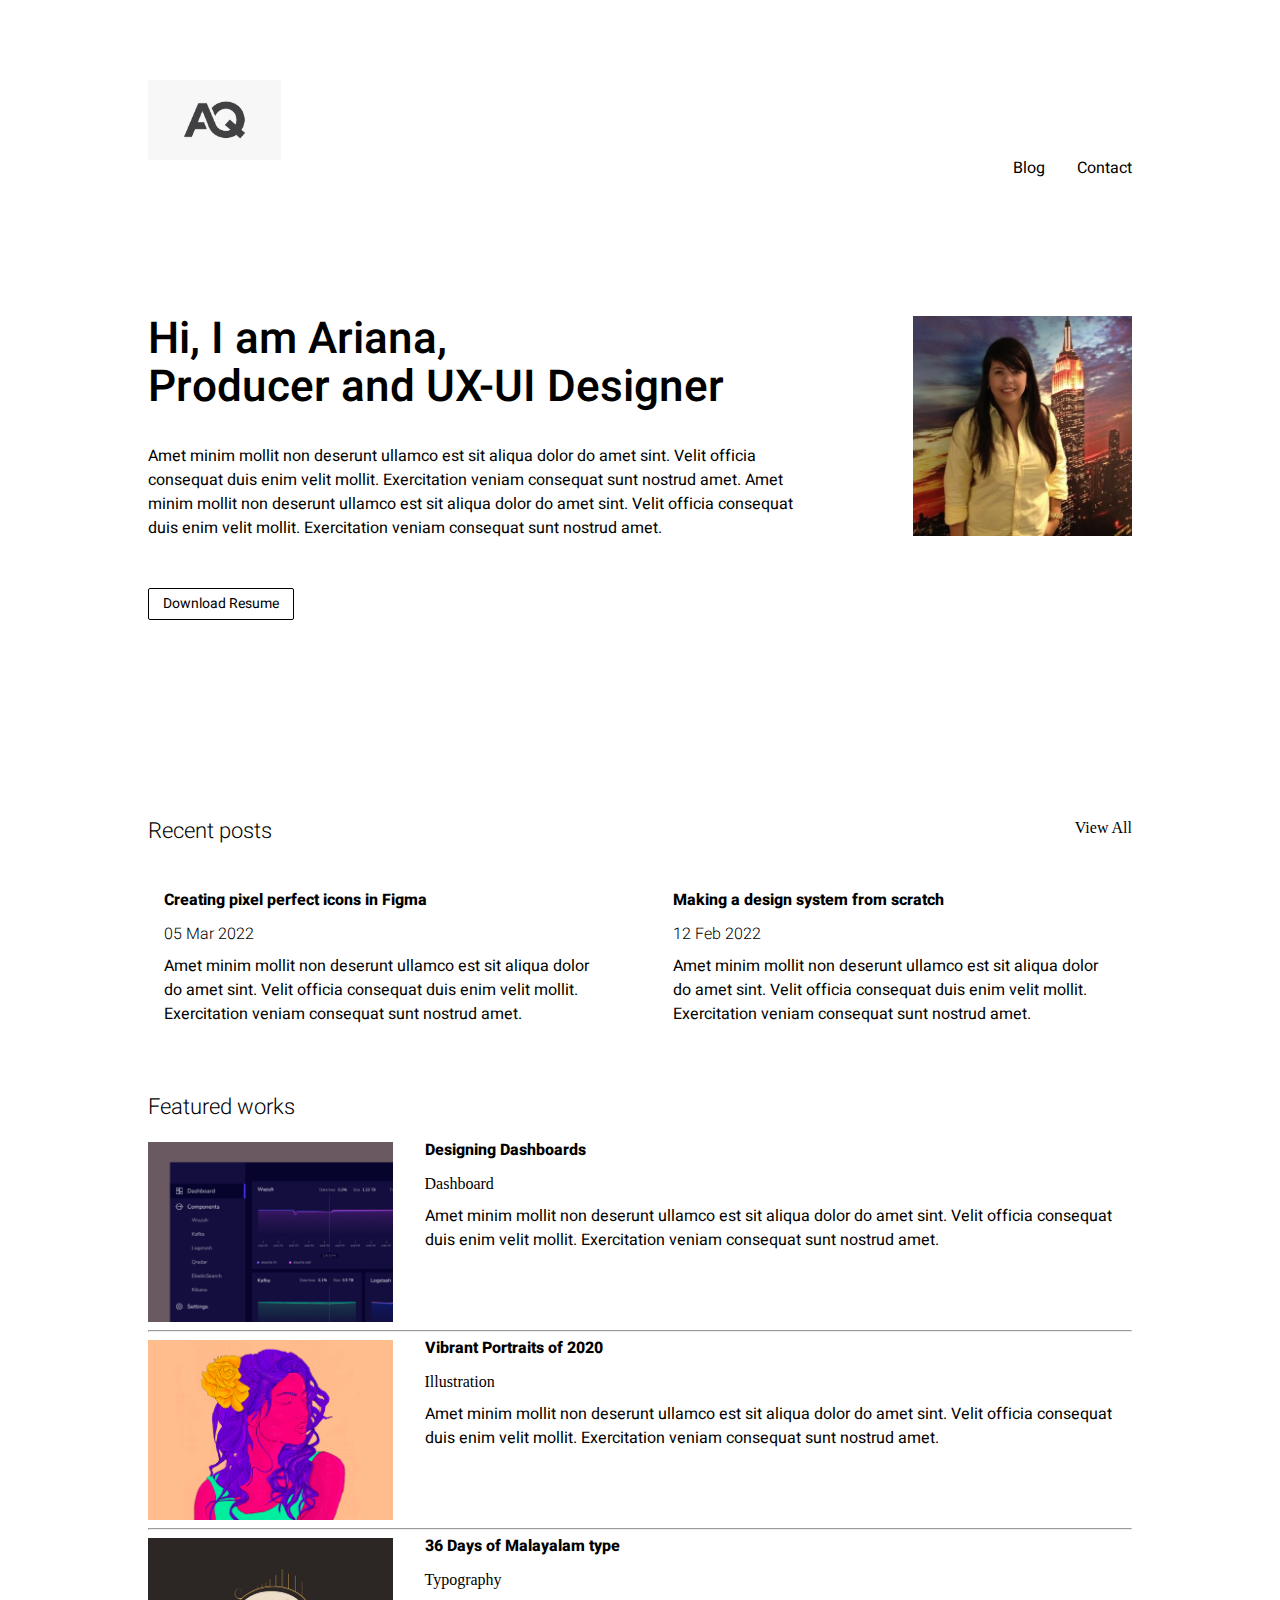
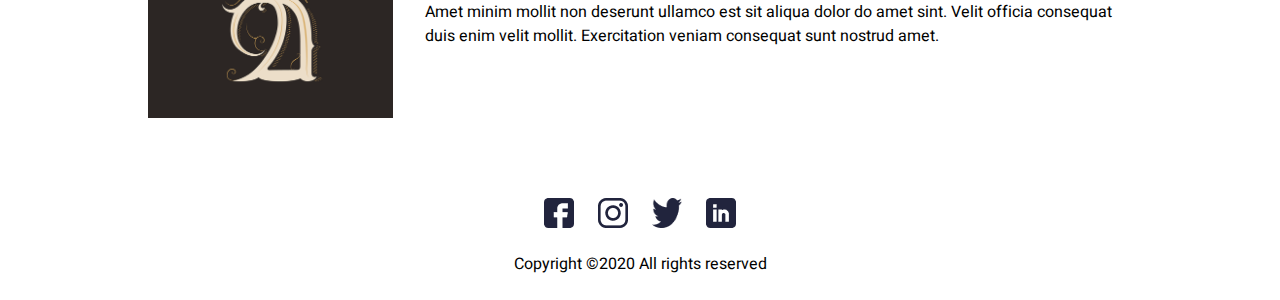
<file: index.html>
<!DOCTYPE html>
<html lang="en">

<head>
    <meta charset="UTF-8">
    <meta http-equiv="X-UA-Compatible" content="IE=edge">
    <meta name="viewport" content="width=device-width, initial-scale=1.0">
    <title>Document</title>
    <link rel="stylesheet" href="css/reset.css">
    <link rel="stylesheet" href="css/style.css">
</head>

<body>

    <header>

        <nav>

            <div id="logo">
            <img src="img/aq-letter-logo-modern-concept-isolated-on-white-background-vector.jpeg" alt="">
            </div>
            <ul>
                <li><a href="">Blog</a></li>
                <li><a href="">Contact</a></li>
            </ul>
            <section class="intro">
                <div>
                    <h1>Hi, I am Ariana, <br> Producer and UX-UI Designer</h1>
                    <p>Amet minim mollit non deserunt ullamco est sit aliqua dolor do amet sint. Velit officia consequat
                        duis
                        enim velit mollit. Exercitation veniam consequat sunt nostrud amet. Amet minim mollit non
                        deserunt
                        ullamco est sit aliqua dolor do amet sint. Velit officia consequat duis enim velit mollit.
                        Exercitation
                        veniam consequat sunt nostrud amet.</p>
                    <button>Download Resume </button>
                </div>
                <div id="photo">
                    <img src="img/1517245963491.jpeg" alt="">
                </div>
            </section>


    </header>


    <main>
        <section class="main1">
            <div class="header-main1">
                <h4>Recent posts</h4>
                <a href="">View All</a>
            </div>

            <div class="container-main1">
                <div class="box-main1">
                    <h3>Creating pixel perfect icons in Figma</h3>
                    <h5>05 Mar 2022</h5>
                    <p>Amet minim mollit non deserunt ullamco est sit aliqua dolor do amet sint. Velit officia consequat
                        duis enim velit mollit. Exercitation veniam consequat sunt nostrud amet.</p>
                </div>
                <div class="box-main1">
                    <h3>Making a design system from scratch</h3>
                    <h5>12 Feb 2022</h5>
                    <p>Amet minim mollit non deserunt ullamco est sit aliqua dolor do amet sint. Velit officia consequat
                        duis enim velit mollit. Exercitation veniam consequat sunt nostrud amet.</p>
                </div>
            </div>
        </section>



        <h4>Featured works</h4>

        <div class="box-project1">
            <img src="img/project1.png" alt="">
            <div id="box-1">
                <h3>Designing Dashboards</h3>
                <h6>Dashboard</h6>
                <p>Amet minim mollit non deserunt ullamco est sit aliqua dolor do amet sint. Velit officia consequat
                    duis
                    enim velit mollit. Exercitation veniam consequat sunt nostrud amet.</p>
            </div>
        </div>
        <hr>




        <div>
            <div class="box-project2">
            <img src="img/project2.png" alt="">
            <div id="box-2">
            <h3>Vibrant Portraits of 2020</h3>
            <h6>Illustration</h6>
            <p>Amet minim mollit non deserunt ullamco est sit aliqua dolor do amet sint. Velit officia consequat duis
                enim velit mollit. Exercitation veniam consequat sunt nostrud amet.</p>
            
        </div>
    </div>
    <hr>
        <div>
            <div class="box-project3">
            <img src="img/project3.png" alt="">
            <div id="box-3">
            <h3>36 Days of Malayalam type</h3>
            <h6>Typography</h6>
            <p>Amet minim mollit non deserunt ullamco est sit aliqua dolor do amet sint. Velit officia consequat duis
                enim velit mollit. Exercitation veniam consequat sunt nostrud amet.</p>
            
        </div>
    </div>
    


    </main>

    <footer>
        <div id="iconos">
        <img src="img/fb.png" alt="">
        <img src="img/insta.png" alt="">
        <img src="img/Twitter.png" alt="">
        <img src="img/Linkedin.png" alt="">
        </div>
        <p>Copyright ©2020 All rights reserved </p>


    </footer>
</body>

</html>
</file>
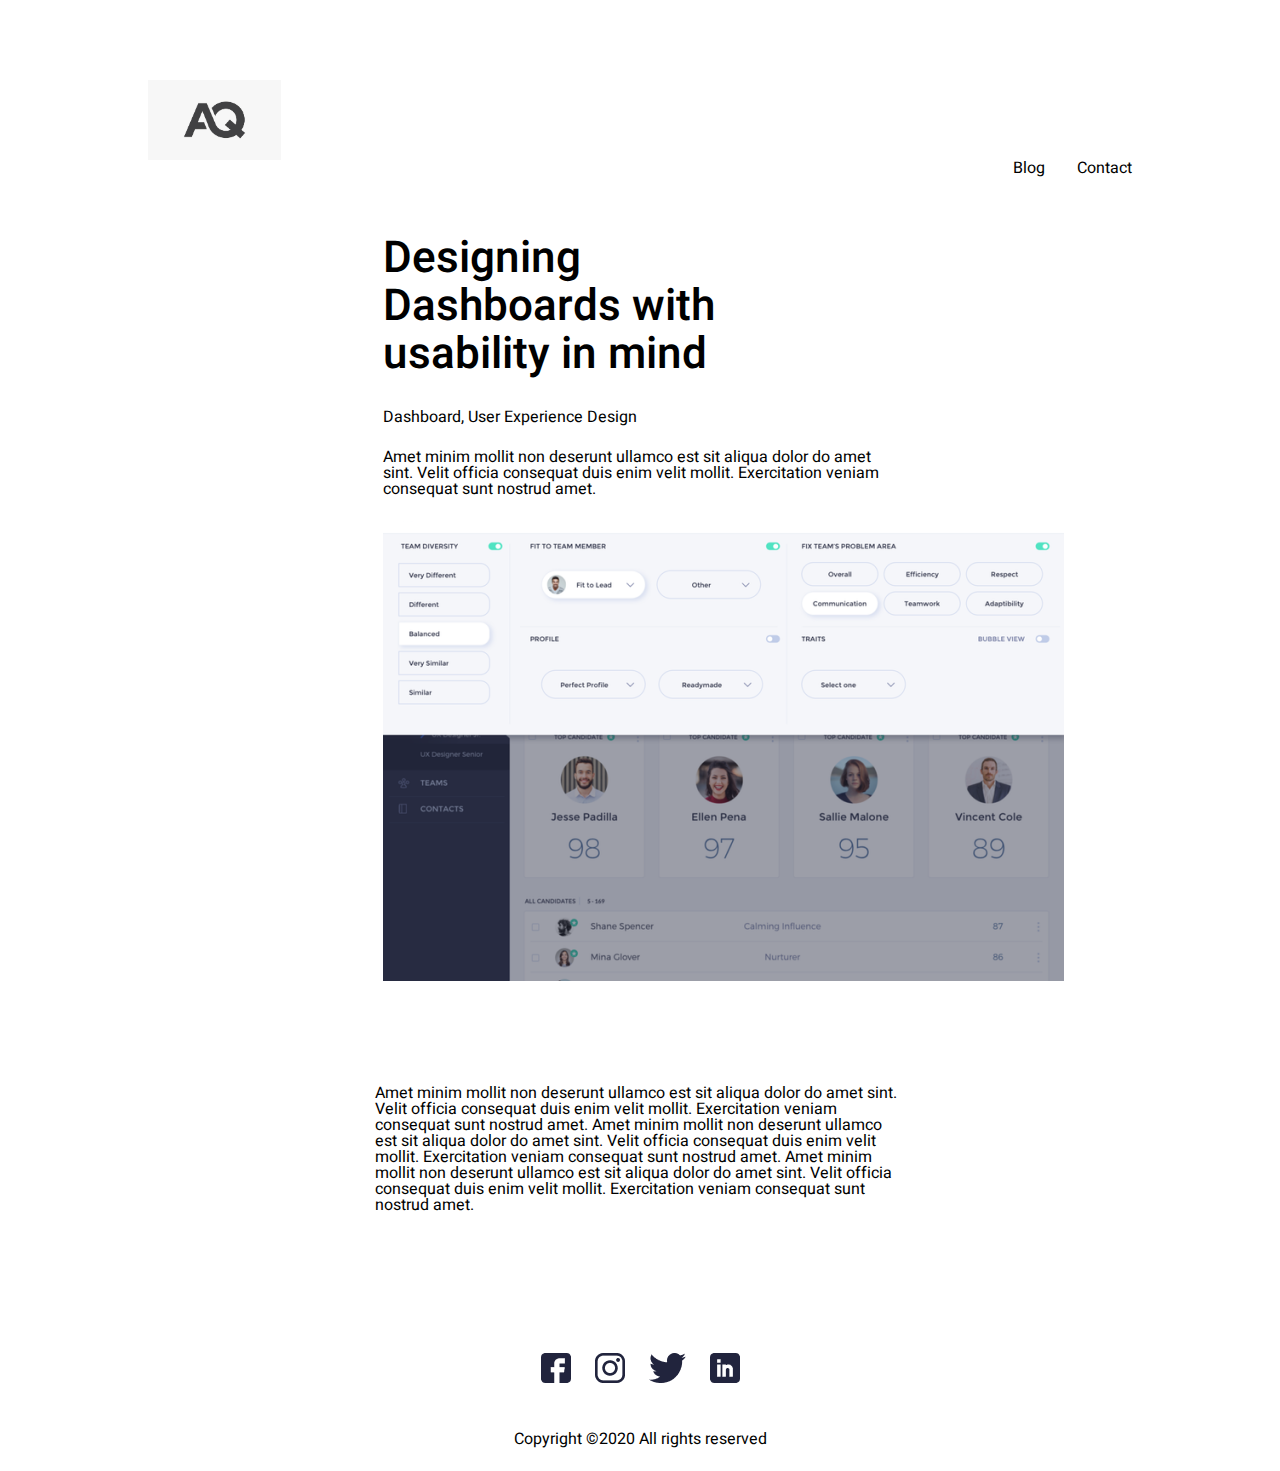
<file: work.html>
<!DOCTYPE html>
<html lang="en">

<head>
    <meta charset="UTF-8">
    <meta http-equiv="X-UA-Compatible" content="IE=edge">
    <meta name="viewport" content="width=device-width, initial-scale=1.0">
    <title>Document</title>
    <link rel="stylesheet" href="css/reset.css">
    <link rel="stylesheet" href="css/work.css">
</head>

    
    <body>

        <header>
    
            <nav>

                <div id="logo">
                    <img src="img/aq-letter-logo-modern-concept-isolated-on-white-background-vector.jpeg" alt="">
                    </div>
                <ul>
                    <li><a href="">Blog</a></li>
                    <li><a href="">Contact</a></li>
                </ul>
            


<h1>Designing Dashboards with usability in mind</h1>

<h6>Dashboard, User Experience Design</h6>

<p>Amet minim mollit non deserunt ullamco est sit aliqua dolor do amet sint. Velit officia consequat duis enim velit mollit. Exercitation veniam consequat sunt nostrud amet.</p>

<div id="work1">
<img src="img/Rectangle 4@2x.png" alt="">
</div>

</header>

</body>
<div id="parrafo">
<p>Amet minim mollit non deserunt ullamco est sit aliqua dolor do amet sint. Velit officia consequat duis enim velit mollit. Exercitation veniam consequat sunt nostrud amet. Amet minim mollit non deserunt ullamco est sit aliqua dolor do amet sint. Velit officia consequat duis enim velit mollit. Exercitation veniam consequat sunt nostrud amet.
    Amet minim mollit non deserunt ullamco est sit aliqua dolor do amet sint. Velit officia consequat duis enim velit mollit. Exercitation veniam consequat sunt nostrud amet. 
</p>
</div>

<footer>
    <div id="iconos">
    <img src="img/fb.png" alt="">
    <img src="img/insta.png" alt="">
    <img src="img/Twitter.png" alt="">
    <img src="img/Linkedin.png" alt="">
    </div>
    <p>Copyright ©2020 All rights reserved </p>


</footer>

</html>
</file>
<file: css/style.css>
@font-face {
    font-family: "Heebo";
    src: url(../fonts/Heebo-VariableFont_wght.ttf);
}

header {
    padding: 80px 148px;
  }

  #logo{
      display: flex;
      justify-content: flex-start;
      width: 120px;
      height: 80px;
  }
  nav ul {
    display: flex;
    justify-content: flex-end;
    column-gap: 32px;
    margin-bottom: 140px;
    font-family: "Heebo";
  }

  button{
    border: 1px solid black;
    padding: 0 14px;
    background-color: white;
    font-style: normal;
    font-weight: 400;
    font-size: 14px;
    line-height: 28px;
    font-family: 'Heebo';
    height: 32px;
    color: #000000;
    margin-top: 24px;
    border-radius: 2px;
    cursor: pointer;
  }

  h1{
    font-family: "Heebo";
    font-style: bold;
    font-weight: 500;
    font-size: 44px;
    line-height: 48px;
    margin-bottom: 32px;
    
  }

  p{
    font-family: "Heebo";
    font-weight: 400;
    font-size: 16px;
    line-height: 24px;
    max-width: 750px;
    margin-bottom: 24px;

  }

  .intro{
      display: flex;
  }

  #photo {
      display: flex;
      justify-content: flex-end;
      width: 340px;
      height: 220px;
  }

  main{
    padding: 80px 148px;
    margin-top: 10px;

  }

  .header-main1{
      display: flex;
      justify-content: space-between;
      align-items: center;
  }
  
  
  h4{
    font-family: "Heebo";
    font-weight: 300;
    font-size: 22px;
    margin-top: 30px;
    margin-bottom: 24px;
  }

  .container-main1{
      display: flex;
      margin-top: 10px ;
      align-items: baseline;
      justify-content: space-between;
  }
  .box-main1{
      width: 45%;
      background-color: white;
      border: black;
      padding: 16px;
  }

  h3{
    font-family: "Heebo";
    margin-bottom: 18px;
    font-weight: 800;
    font-size: 16px;
    max-width: 374px;
  }

  h5{
    font-family: "Heebo";
    font-weight: 300;
    font-size: 16px;
    margin-bottom: 12px;
    
  }

#project1{
    display: flex;
    justify-content: flex-start;
    width: 246px;
    height: 180px;
   }
  
  a{
      color: black;
      text-decoration: none;
  }

 .box-project1 img {
     width: 246px;
     height: 180px;
     

 }

 .box-project1 {
    display: flex;
    gap: 32px;
 }


 .box-1 {
     margin-left: 20px;
     margin-bottom: 20px;
     justify-content: space-between;

 }

.box-project2 img {
    width: 246px;
     height: 180px;

}

.box-project2 {
    display: flex;
    gap: 32px;
}

.box-project3 img{
    width: 246px;
     height: 180px;
     
}

.box-project3{
    display: flex;
    gap: 32px;
}

.box-2 {
    margin-left: 20px;
    margin-bottom: 20px;
    justify-content: space-between;
}

.box-3 {
    margin-left: 20px;
    margin-bottom: 20px;
    justify-content: space-between;
}

footer img{
    width: 30px;
    height: 30px;
}


footer {
    display: flex;
    flex-direction: column;
    align-items: center;
    gap: 24px;
}

h6{
    margin-bottom: 12px;
}

#iconos {
    display: flex;
    gap: 24px;
}
</file>
<file: css/work.css>
@font-face {
    font-family: "Heebo";
    src: url(../fonts/Heebo-VariableFont_wght.ttf);
}

header {
    padding: 80px 148px;
  }

  #logo{
    display: flex;
    justify-content: flex-start;
    width: 120px;
    height: 80px;

  }

  nav ul {
    display: flex;
    justify-content: flex-end;
    column-gap: 32px;
    font-family: "Heebo";
    
  }

  a{
    color: black;
    text-decoration: none;
}

  h1{
    font-family: "Heebo";
    font-style: bold;
    font-weight: 500;
    font-size: 44px;
    line-height: 48px;
    margin-top: 59px;
    margin-bottom: 30px;
    margin-left: 235px;
    margin-right: 411px;
    
  }

  h6{
    font-family: "Heebo";
    margin-left: 235px;
  }

  p{
      font-family: "Heebo";
      font-size: 16px;
      margin-top: 24px;
      margin-bottom: 24px;
      margin-left: 235px;
     margin-right: 235px;
  }

  #work1 {
    display: flex;
    justify-content: center;
    width: 681px;
    height: 460px;
    margin-left: 235px;
    margin-right: 235px;
  }

  #parrafo{
    font-family: "Heebo";
      font-size: 16px;
      margin-top: 24px;
      margin-bottom: 24px;
      margin-left: 140px;
     margin-right: 140px;
  }

  footer {
    display: flex;
    flex-direction: column;
    align-items: center;
    gap: 24px;
    margin-top: 140px;
}

#iconos {
    display: flex;
    gap: 24px;
}
</file>
